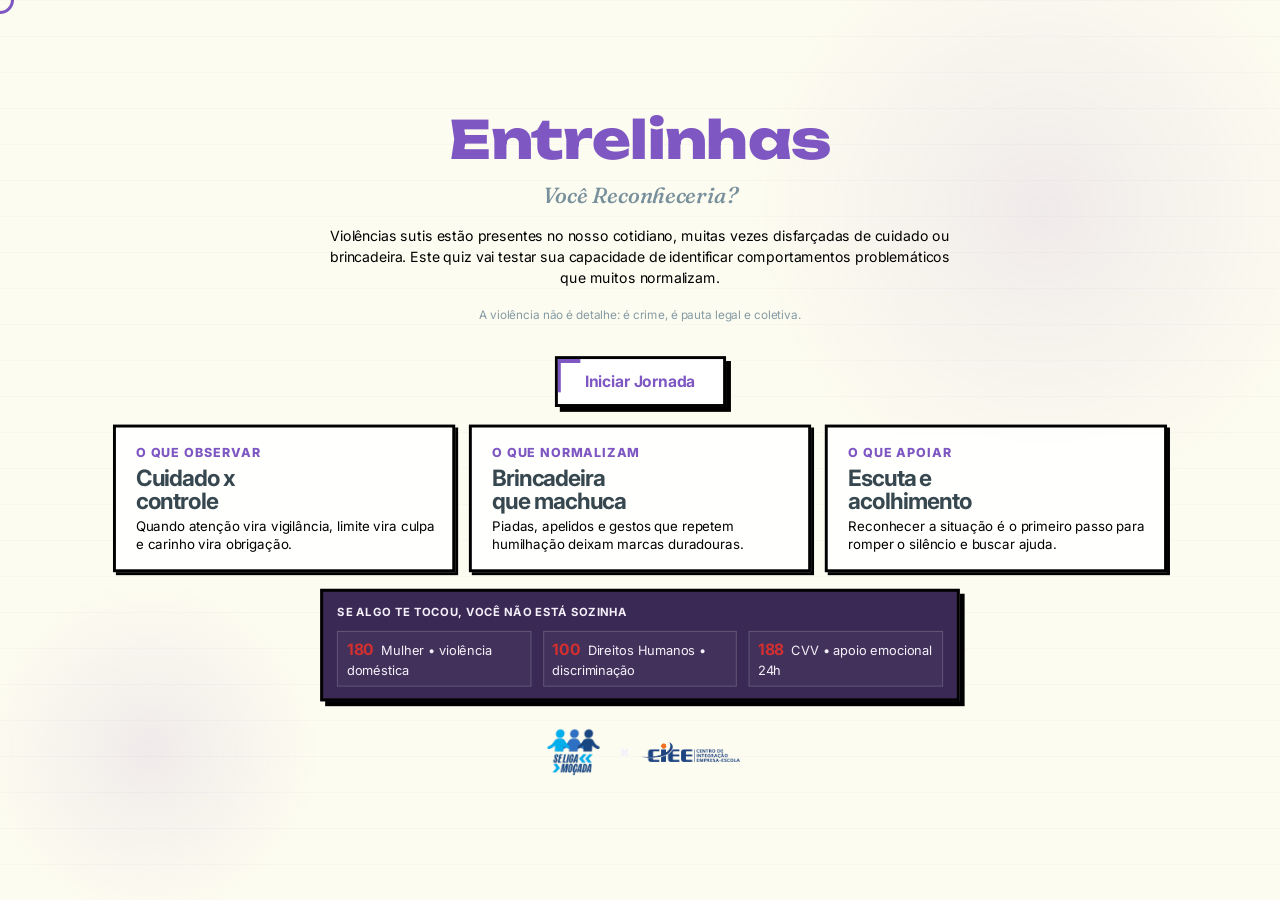
<file: index.html>
<!DOCTYPE html>
<html lang="pt-BR">
<head>
    <meta charset="UTF-8">
    <meta name="viewport" content="width=device-width, initial-scale=1.0">
    <meta name="description" content="Entrelinhas: Você Reconheceria? - Um quiz interativo sobre violências invisíveis no cotidiano">
    <title>Entrelinhas – Você Reconheceria?</title>

    <!-- Stylesheet -->
    <link rel="stylesheet" href="style.css">
    <link rel="preconnect" href="https://fonts.googleapis.com">
    <link rel="preconnect" href="https://fonts.gstatic.com" crossorigin>
    <link href="https://fonts.googleapis.com/css2?family=Inter:wght@400;500;600;700&family=Caveat:wght@600;700&family=Unbounded:wght@600;800&family=Fraunces:ital,wght@1,500&display=swap" rel="stylesheet">

</head>
<body>

    <!-- Cursor Personalizado -->
    <div id="custom-cursor"></div>

    <!-- Container Principal -->
    <main id="app">

        <!-- Tela 1: Boas-Vindas -->
        <section id="tela-inicio" class="tela tela-ativa">
            <div class="container">
                <h1 class="titulo-principal">Entrelinhas</h1>
                <h2 class="subtitulo">Você Reconheceria?</h2>
                <p class="introducao">
                    Violências sutis estão presentes no nosso cotidiano, muitas vezes disfarçadas de cuidado ou brincadeira.
                    Este quiz vai testar sua capacidade de identificar comportamentos problemáticos que muitos normalizam.
                </p>
                <p id="frase-legal-intro" class="frase-legal">Seguindo a Lei Maria da Penha e outras leis de proteção à mulher.</p>

                <!-- Botão principal: movido para cima dos 3 cards e ampliado,
                     pra virar o primeiro ponto de atenção visual da página e
                     guiar o usuário a agir rápido (não precisa rolar pra achar). -->
                <button id="btn-iniciar" class="botao botao-primario botao-destaque" type="button">Iniciar Jornada</button>

                <div class="intro-quadros" role="group" aria-label="Indicadores do tema">
                    <div class="intro-card">
                        <span class="mini-titulo">O que observar</span>
                        <strong>Cuidado x<br>controle</strong>
                        <p>Quando atenção vira vigilância, limite vira culpa e carinho vira obrigação.</p>
                    </div>
                    <div class="intro-card">
                        <span class="mini-titulo">O que normalizam</span>
                        <strong>Brincadeira<br>que machuca</strong>
                        <p>Piadas, apelidos e gestos que repetem humilhação deixam marcas duradouras.</p>
                    </div>
                    <div class="intro-card">
                        <span class="mini-titulo">O que apoiar</span>
                        <strong>Escuta e<br>acolhimento</strong>
                        <p>Reconhecer a situação é o primeiro passo para romper o silêncio e buscar ajuda.</p>
                    </div>
                </div>

                <div class="intro-apoio" role="group" aria-label="Canais de ajuda imediata">
                    <p class="intro-apoio-label">Se algo te tocou, você não está sozinha</p>
                    <div class="intro-apoio-lista">
                        <a class="intro-apoio-item" href="tel:180"><strong>180</strong> Mulher • violência doméstica</a>
                        <a class="intro-apoio-item" href="tel:100"><strong>100</strong> Direitos Humanos • discriminação</a>
                        <a class="intro-apoio-item" href="tel:188"><strong>188</strong> CVV • apoio emocional 24h</a>
                    </div>
                </div>

                <div class="apoio-marcas" aria-label="Projeto Se Liga, Moçada! em parceria com CIEE">
                    <a class="marca-se-liga" href="https://seligamocada.com.br/" target="_blank" rel="noopener noreferrer" aria-label="Se Liga, Moçada!">
                        <img src="img/logo-se-liga-mocada.png" alt="Se Liga, Moçada!">
                    </a>
                    <span class="marca-x" aria-hidden="true">×</span>
                    <a class="marca-ciee" href="https://portal.ciee.org.br/" target="_blank" rel="noopener noreferrer" aria-label="CIEE">
                        <img src="img/logo-ciee.png" alt="CIEE">
                    </a>
                </div>
            </div>
        </section>

        <!-- Tela 2: Quiz -->
        <section id="tela-quiz" class="tela">
            <div class="container">
                <div class="progresso">
                    <div class="progresso-barra">
                        <div id="progresso-preenchido" class="progresso-preenchido"></div>
                    </div>
                    <p class="progresso-texto">Questão <span id="questao-atual">1</span> de <span id="questao-total">12</span></p>
                </div>

                <div class="quiz-conteudo">
                    <p id="situacao-texto" class="situacao"></p>
                    <div id="opcoes-container" class="opcoes-container"></div>
                </div>

                <!-- Feedback -->
                <div id="feedback" class="feedback escondido">
                    <p id="feedback-titulo" class="feedback-titulo"></p>
                    <p id="feedback-explicacao" class="feedback-explicacao"></p>
                    <p id="feedback-estatistica" class="feedback-estatistica escondido"></p>
                    <div id="feedback-progress" class="feedback-progress"></div>
                </div>
            </div>
        </section>

        <!-- Tela 3: Processamento -->
        <section id="tela-loading" class="tela">
            <div class="container container-center">
                <h2 class="titulo-loading">Analisando suas entrelinhas...</h2>
                <div class="loading-barra">
                    <div id="loading-preenchido" class="loading-preenchido"></div>
                </div>
            </div>
        </section>

        <!-- Tela 4: Resultado -->
        <section id="tela-resultado" class="tela">
            <div class="container">
                <h2 class="titulo-resultado">Seu Resultado</h2>

                <div class="resultado-card">
                    <div class="score-container">
                        <p class="score-label">Score de Consciência</p>
                        <p id="score-valor" class="score-valor">0%</p>
                        <div id="estatisticas-comunidade" class="estatisticas-comunidade escondido" aria-live="polite">
                            <span class="estatisticas-grafico" aria-hidden="true">
                                <i></i><i></i><i></i><i></i><i></i>
                            </span>
                            <p id="estatisticas-comunidade-texto" class="estatisticas-texto"></p>
                        </div>
                    </div>

                    <div class="nivel-container">
                        <p id="nivel-titulo" class="nivel-titulo"></p>
                        <p id="nivel-descricao" class="nivel-descricao"></p>
                    </div>

                    <div class="ranking-container">
                        <p id="ranking-texto" class="ranking-texto"></p>
                    </div>
                </div>

                <p id="frase-legal-resultado" class="frase-legal frase-legal-resultado">Seguindo a Lei Maria da Penha e outros marcos legais de proteção à mulher.</p>

                <!-- Trilha de apoio: canais reais de ajuda, não é só um teste -->
                <div class="apoio-container">
                    <p class="apoio-titulo">Se alguma dessas situações te tocou pessoalmente</p>
                    <p class="apoio-texto">Existem canais de apoio gratuitos e sigilosos no Brasil:</p>
                    <ul class="apoio-lista">
                        <li><a href="tel:180"><strong>180</strong> — Central de Atendimento à Mulher (violência doméstica e de gênero)</a></li>
                        <li><a href="tel:100"><strong>100</strong> — Disque Direitos Humanos (denúncias de violência e discriminação)</a></li>
                        <li><a href="tel:188"><strong>188</strong> — CVV, Centro de Valorização da Vida (apoio emocional, 24h, sigiloso)</a></li>
                    </ul>
                </div>

                <div class="acoes-resultado">
                    <button id="btn-tentar-novamente" class="botao botao-secundario" type="button">Tentar Novamente</button>
                    <button id="btn-compartilhar" class="botao botao-primario" type="button">Compartilhar Resultado</button>
                </div>

            </div>
        </section>

        <!-- Modal de Compartilhamento -->
        <div id="modal-compartilhar" class="modal escondido">
            <div class="modal-conteudo">
                <button id="modal-fechar" class="modal-fechar" aria-label="Fechar modal" type="button">&times;</button>

                <h3 class="modal-titulo">Compartilhe seu resultado</h3>

                <!-- Card exibido no modal de compartilhamento (a imagem final é desenhada via canvas) -->
                <div id="card-resultado" class="card-compartilhar">
                    <h2 class="card-titulo">Entrelinhas</h2>
                    <p class="card-subtitulo">Você Reconheceria?</p>
                    <p id="card-score" class="card-score">0%</p>
                    <p id="card-nivel" class="card-nivel"></p>
                    <p class="card-frase">"Você reconheceu o que muitos normalizam"</p>
                </div>

                <div class="modal-acoes">
                    <button id="btn-baixar-imagem" class="botao botao-primario" type="button">Baixar Imagem</button>
                    <button id="btn-copiar-texto" class="botao botao-secundario" type="button">Copiar Texto</button>
                </div>

                <p id="feedback-copiar" class="feedback-copiar escondido">✓ Texto copiado!</p>
            </div>
        </div>

    </main>

    <!-- script -->
    <script src="script.js"></script>
</body>
</html>
</file>
<file: style.css>
/* ==========================================
   RESET E VARIÁVEIS CSS
   ========================================== */

* {
    margin: 0;
    padding: 0;
    box-sizing: border-box;
}

:root {
    /* Paleta de Cores */
    --bg-primary: #FDFCF0;
    --bg-dark: #2A1B3D;
    --bg-dark-card: #35234F;
    --color-primary: #7E57C2;
    --color-primary-light: #B39DDB;
    --color-alert: #D32F2F;
    --color-success: #00897B;
    --color-success-light: #E0F2F1;
    --color-alert-light: #FFEBEE;
    --text-primary: #37474F;
    --text-secondary: #78909C;
    --text-on-dark: #F5F1FA;
    --text-on-dark-secondary: #C7B8E0;
    --accent-purple: rgba(126, 87, 194, 0.1);
    --accent-purple-dark: rgba(126, 87, 194, 0.05);
    --line-black: #000000;

  /* Tipografia */
--font-display: 'Phenomena', 'Archivo', 'Inter', sans-serif;
--font-heading: 'Archivo', 'Inter', sans-serif;
--font-body: 'Inter', Arial, sans-serif;

    /* Sombras (estilo gráfico: retas, deslocadas) */
    --shadow-sm: 3px 3px 0 var(--line-black);
    --shadow-md: 5px 5px 0 var(--line-black);
    --shadow-lg: 7px 7px 0 var(--line-black);
    --shadow-xl: 9px 9px 0 var(--line-black);

    /* Borda cartoon: preta, reta, sem arredondamento */
    --borda-largura: 3.7px;
    --radius: 0;
}

html {
    font-size: 16px;
    scroll-behavior: smooth;
}

body {
    font-family: var(--font-body);
    background-color: var(--bg-primary);
    color: #000000;
    line-height: 1.6;
    cursor: none;
    overflow: hidden;
    position: fixed;
    width: 100%;
    height: 100vh;
    height: 100svh;
}

/* Background decorativo com padrão de linhas sutis (remetendo a papel de caderno) */
body::before {
    content: '';
    position: fixed;
    top: 0;
    left: 0;
    width: 100%;
    height: 100%;
    background-image:
        repeating-linear-gradient(
            0deg,
            transparent,
            transparent 35px,
            rgba(126, 87, 194, 0.03) 35px,
            rgba(126, 87, 194, 0.03) 36px
        );
    pointer-events: none;
    z-index: 0;
}

/* Formas geométricas decorativas flutuantes */
body::after {
    content: '';
    position: fixed;
    top: -10%;
    right: -5%;
    width: 600px;
    height: 600px;
    background: radial-gradient(circle, var(--accent-purple) 0%, transparent 70%);
    border-radius: 50%;
    pointer-events: none;
    z-index: 0;
    animation: floatShape 20s ease-in-out infinite;
}

@keyframes floatShape {
    0%, 100% {
        transform: translate(0, 0) scale(1);
    }
    50% {
        transform: translate(-50px, 50px) scale(1.1);
    }
}

/* ==========================================
   CURSOR PERSONALIZADO
   ========================================== */

#custom-cursor {
    position: fixed;
    width: 28px;
    height: 28px;
    border: 3px solid var(--color-primary);
    border-radius: 50%;
    pointer-events: none;
    z-index: 10000;
    transition: transform 0.15s cubic-bezier(0, 0, 0.2, 1),
                background-color 0.2s ease,
                border-color 0.2s ease;
    transform: translate(-50%, -50%);
    mix-blend-mode: difference;
}

#custom-cursor.hover {
    transform: translate(-50%, -50%) scale(1.8);
    background-color: rgba(126, 87, 194, 0.3);
    border-color: var(--color-primary-light);
}

@supports not (cursor: none) {
    body {
        cursor: default;
    }
    #custom-cursor {
        display: none;
    }
}

/* Dispositivos touch mantêm o cursor nativo */
body.dispositivo-touch {
    cursor: auto;
}

body.dispositivo-touch .botao,
body.dispositivo-touch .botao-opcao,
body.dispositivo-touch .modal-fechar {
    cursor: pointer;
}

/* ==========================================
   LAYOUT GERAL
   ========================================== */

#app {
    height: 100vh;
    height: 100svh;
    width: 100%;
    position: fixed;
    top: 0;
    left: 0;
    overflow: hidden;
    z-index: 1;
}

.container {
    max-width: 100%;
    width: 100%;
    min-height: 100%;
    padding: clamp(24px, 5vw, 48px);
    position: relative;
    display: flex;
    flex-direction: column;
    justify-content: center;
    align-items: center;
    /* min-height (não height fixo) permite que o conteúdo empurre o
       container para baixo quando for maior que a tela, garantindo que
       o scroll de .tela consiga alcançar o conteúdo inteiro. */
}

.container-center {
    text-align: center;
}

/* ==========================================
   SISTEMA DE TELAS (SPA)
   ========================================== */

/*
   IMPORTANTE:
   Todas as telas ficam sobrepostas no mesmo "palco".
   Isso permite que uma saia enquanto a próxima entra.
*/

#app {
    position: fixed;
    height: 100vh;
    height: 100svh;
    width: 100%;
    overflow: hidden;
}

.tela {
    position: absolute;
    top: 0;
    left: 0;
    width: 100%;
    height: 100vh;
    height: 100svh;
    display: none;
    opacity: 0;
    transform: translateX(0);
    /* Corte só na horizontal (necessário para a animação de slide).
       Na vertical, deixa rolar em vez de cortar ou encolher o conteúdo:
       em telas de celular, com muito conteúdo (cards, canais de apoio,
       logos), forçar tudo a caber sem rolagem é o que causava o efeito
       de "muito zoomed out" e as logos cortadas no fim da tela. */
    overflow-x: hidden;
    overflow-y: auto;
    -webkit-overflow-scrolling: touch;
    touch-action: pan-y;
    will-change: transform, opacity;
}

/* No desktop, o conteúdo é reduzido via JS (ajustarEscalaTela) para caber
   sem rolagem em QUALQUER resolução, em vez de depender de breakpoints
   fixos que não cobrem todas as combinações de largura x altura. */
@media (min-width: 768px) {
    .tela {
        overflow-y: hidden;
    }

    .tela .container {
        transform-origin: top center;
    }
}

/* Tela atualmente visível */
.tela-ativa {
    display: block;
    opacity: 1;
}

/* ==========================================
   SAÍDA
   ========================================== */

.tela-saindo-esquerda {
    display: block;

    animation:
        slideOutLeft
        0.8s
        cubic-bezier(0.4, 0, 1, 1)
        forwards;

    z-index: 2;
}

.tela-saindo-direita {
    display: block;

    animation:
        slideOutRight
        0.8s
        cubic-bezier(0.4, 0, 1, 1)
        forwards;

    z-index: 2;
}

/* ==========================================
   ENTRADA
   ========================================== */

.entrando-direita {
    display: block;

    animation:
        slideInRight
        0.8s
        cubic-bezier(0, 0, 0.2, 1)
        forwards;

    z-index: 1;
}

.entrando-esquerda {
    display: block;

    animation:
        slideInLeft
        0.8s
        cubic-bezier(0, 0, 0.2, 1)
        forwards;

    z-index: 1;
}

/* ==========================================
   ANIMAÇÕES
   ========================================== */

@keyframes fadeInUp {
    from {
        opacity: 0;
        transform: translateY(30px);
    }
    to {
        opacity: 1;
        transform: translateY(0);
    }
}

@keyframes fadeOut {
    from {
        opacity: 1;
        transform: scale(1);
    }
    to {
        opacity: 0;
        transform: scale(0.95);
    }
}

@keyframes slideOutLeft {
    from {
        opacity: 1;
        transform: translateX(0);
    }
    to {
        opacity: 0;
        transform: translateX(-100%);
    }
}

@keyframes slideOutRight {
    from {
        opacity: 1;
        transform: translateX(0);
    }
    to {
        opacity: 0;
        transform: translateX(100%);
    }
}

@keyframes slideInRight {
    from {
        opacity: 0;
        transform: translateX(100%);
    }
    to {
        opacity: 1;
        transform: translateX(0);
    }
}

@keyframes slideInLeft {
    from {
        opacity: 0;
        transform: translateX(-100%);
    }
    to {
        opacity: 1;
        transform: translateX(0);
    }
}

@keyframes fadeIn {
    from {
        opacity: 0;
    }
    to {
        opacity: 1;
    }
}

@keyframes pulse {
    0%, 100% {
        opacity: 1;
        transform: scale(1);
    }
    50% {
        opacity: 0.7;
        transform: scale(1.02);
    }
}

@keyframes scaleIn {
    from {
        opacity: 0;
        transform: scale(0.8);
    }
    to {
        opacity: 1;
        transform: scale(1);
    }
}

@keyframes shimmer {
    0% {
        background-position: -1000px 0;
    }
    100% {
        background-position: 1000px 0;
    }
}

/* Saída/entrada dos cartões da pergunta, tipo "estande de pratos" */
@keyframes sairEsquerda {
    from {
        transform: translateX(0);
        opacity: 1;
    }
    to {
        /* Usa a largura da viewport (não a do próprio cartão), garantindo que
           ele realmente percorra a tela inteira antes de sumir, em qualquer resolução */
        transform: translateX(-100vw);
        opacity: 0;
    }
}

@keyframes entrarDaDireita {
    from {
        transform: translateX(100vw);
        opacity: 0;
    }
    to {
        transform: translateX(0);
        opacity: 1;
    }
}

.cartao-sai-esquerda {
    animation: sairEsquerda 0.5s cubic-bezier(0.4, 0, 1, 1) forwards;
    will-change: transform, opacity;
}

.cartao-entra-direita {
    animation: entrarDaDireita 0.5s cubic-bezier(0, 0, 0.2, 1) both;
    will-change: transform, opacity;
}

/* Texto da tela inicial sobe e desaparece antes da troca de tela */
@keyframes introSobeSai {
    0% {
        transform: translateY(0);
        opacity: 1;
        visibility: visible;
    }
    80% {
        transform: translateY(-80px);
        opacity: 0;
        visibility: visible;
    }
    100% {
        transform: translateY(-80px);
        opacity: 0;
        visibility: hidden;
        display: none;
    }
}

.intro-saindo {
    animation: introSobeSai 0.5s cubic-bezier(0.4, 0, 1, 1) forwards;
}

.intro-saindo * {
    pointer-events: none;
}

/* ==========================================
   TIPOGRAFIA
   ========================================== */

h1, h2, h3 {
    font-family: var(--font-heading);
    font-weight: 700;
    line-height: 1.2;
}

.titulo-principal {
    font-family: 'Unbounded', var(--font-display);
    font-size: clamp(3.2rem, 6.5vw, 6.2rem);
    font-weight: 800;
    color: var(--color-primary);
    margin-bottom: 0.15rem;
    text-align: center;
    letter-spacing: -0.01em;
    line-height: 0.95;
    animation: floatTitle 3s ease-in-out infinite;
}

@keyframes floatTitle {
    0%, 100% {
        transform: translateY(0);
    }
    50% {
        transform: translateY(-12px);
    }
}

.subtitulo {
    font-family: 'Fraunces', var(--font-display);
    font-size: clamp(1.3rem, 2.6vw, 2.05rem);
    font-style: italic;
    font-weight: 500;
    color: var(--text-secondary);
    margin-bottom: 1.3rem;
    text-align: center;
}

.introducao {
    font-family: var(--font-body);
    font-size: clamp(1rem, 1.7vw, 1.18rem);
    font-weight: 400;
    text-align: center;
    margin-bottom: 1.7rem;
    max-width: 760px;
    margin-left: auto;
    margin-right: auto;
    line-height: 1.7;
    color: #000000;
}

/* ==========================================
   BOTÕES
   ========================================== */

.botao {
    font-family: var(--font-body);
    font-size: 16px;
    font-weight: 700;
    padding: 14px 28px;
    min-height: 52px;
    border: var(--borda-largura) solid var(--line-black);
    border-radius: var(--radius);
    cursor: none;
    transition: transform 0.2s cubic-bezier(0.34, 1.56, 0.64, 1), box-shadow 0.15s ease;
    display: inline-flex;
    align-items: center;
    justify-content: center;
    text-align: center;
    text-decoration: none;
    position: relative;
    --cor-l: var(--color-primary);
    overflow: hidden;
    line-height: 1.2;
}

.botao::after {
    content: '';
    position: absolute;
    top: 0;
    left: -100%;
    width: 100%;
    height: 100%;
    background-color: var(--color-primary);
    transition: left 0.4s cubic-bezier(0.4, 0, 0.2, 1);
    z-index: -1;
}

/* Hover com animação roxa aplicado a TODOS os botões */
.botao:hover:not(:disabled),
.botao:active:not(:disabled) {
    transform: translate(-3px, -3px) scale(1.02);
    color: white;
}

.botao:hover:not(:disabled)::after,
.botao:active:not(:disabled)::after {
    left: 0;
}

.botao:not(:hover):not(:active)::after {
    left: -100%;
}

/* Detalhe gráfico em L colorido no canto superior esquerdo */
.botao::before,
.botao-opcao::before {
    content: '';
    position: absolute;
    top: -1.7px;
    left: -1.7px;
    width: 20px;
    height: 30px;
    border-top: 5px solid var(--cor-l, var(--color-primary));
    border-left: 5px solid var(--cor-l, var(--color-primary));
    pointer-events: none;
}

.botao-primario {
    background-color: white;
    color: var(--color-primary);
    box-shadow: var(--shadow-md);
    --cor-l: var(--color-primary);
    transition: color 0.4s cubic-bezier(0.4, 0, 0.2, 1),
                transform 0.2s cubic-bezier(0.34, 1.56, 0.64, 1),
                box-shadow 0.15s ease;
}

.botao-primario:hover:not(:disabled) {
    transform: translate(-3px, -3px) scale(1.02);
    box-shadow: var(--shadow-lg);
    color: white;
}

.botao-secundario {
    background-color: white;
    color: var(--text-primary);
    box-shadow: var(--shadow-md);
    --cor-l: var(--color-primary-light);
    transition: color 0.4s cubic-bezier(0.4, 0, 0.2, 1),
                transform 0.2s cubic-bezier(0.34, 1.56, 0.64, 1),
                box-shadow 0.15s ease;
}

.botao-secundario:hover:not(:disabled) {
    transform: translate(-3px, -3px) scale(1.02);
    box-shadow: var(--shadow-lg);
    color: white;
}

/* Botão de opção do quiz */
.botao-opcao {
    width: 100%;
    text-align: left;
    margin-bottom: clamp(10px, 2vh, 18px);
    background-color: var(--bg-primary);
    color: var(--text-primary);
    border: var(--borda-largura) solid var(--line-black);
    padding: clamp(14px, 2.4vh, 20px);
    font-size: clamp(0.92rem, 2.1vw, 1.05rem);
    line-height: 1.5;
    border-radius: var(--radius);
    box-shadow: var(--shadow-sm);
    transition: transform 0.2s ease, box-shadow 0.2s ease, color 0.4s cubic-bezier(0.4, 0, 0.2, 1);
    position: relative;
    --cor-l: var(--color-primary);
    overflow: hidden;
    z-index: 1;
}

.botao-opcao::after {
    content: '';
    position: absolute;
    top: 0;
    left: -100%;
    width: 100%;
    height: 100%;
    background-color: var(--color-primary);
    transition: left 0.4s cubic-bezier(0.4, 0, 0.2, 1);
    z-index: -1;
}

.botao-opcao:hover:not(:disabled),
.botao-opcao:active:not(:disabled) {
    transform: translate(-4px, -4px) scale(1.01);
    box-shadow: var(--shadow-md);
    color: white;
}

.botao-opcao:hover:not(:disabled)::after,
.botao-opcao:active:not(:disabled)::after {
    left: 0;
}

.botao-opcao:not(:hover):not(:active):not(.correto):not(.incorreto)::after {
    left: -100%;
}

.botao-opcao.correto {
    background-color: var(--color-success-light);
    color: #004D40;
    border-color: var(--color-success);
    font-weight: 700;
    --cor-l: var(--color-success);
}

.botao-opcao.incorreto {
    background-color: var(--color-alert-light);
    color: #B71C1C;
    border-color: var(--color-alert);
    font-weight: 700;
    --cor-l: var(--color-alert);
}

.botao-opcao:disabled {
    cursor: not-allowed;
    opacity: 0.9;
}

/* ==========================================
   TELA DE INÍCIO
   ========================================== */

#tela-inicio .container {
    text-align: center;
    max-width: 980px;
    width: min(100%, 980px);
    margin: 0 auto;
    min-height: 100vh;
    min-height: 100svh;
    height: auto;
    justify-content: center;
    padding-top: clamp(18px, 3vh, 32px);
    padding-bottom: clamp(18px, 3vh, 32px);
    align-items: center;
    transform-origin: center center;
    transition: transform 0.25s ease;
}

#tela-inicio::before {
    content: '';
    position: absolute;
    bottom: -50px;
    left: -50px;
    width: 400px;
    height: 400px;
    background: radial-gradient(circle, var(--accent-purple) 0%, transparent 60%);
    border-radius: 50%;
    pointer-events: none;
    animation: floatShape 15s ease-in-out infinite reverse;
}

#btn-iniciar {
    margin-top: 1rem;
    padding: 14px 28px;
    font-size: 1.05rem;
    font-weight: 700;
    min-height: 52px;
    display: inline-flex;
    align-items: center;
    justify-content: center;
    line-height: 1.2;
}

/* Botão principal ampliado, posicionado acima dos 3 cards pra ser o primeiro
   ponto de atenção da tela e guiar o usuário a agir sem precisar rolar. */
.botao-destaque {
    margin: 0.9rem auto 1.6rem;
    padding: 20px 52px;
    font-size: clamp(1.15rem, 2.6vw, 1.4rem);
    min-height: 64px;
    display: flex;
    animation: pulseDestaque 2.4s ease-in-out infinite;
}

@keyframes pulseDestaque {
    0%, 100% {
        box-shadow: var(--shadow-lg);
    }
    50% {
        box-shadow: 7px 7px 0 var(--line-black), 0 0 0 6px rgba(126, 87, 194, 0.15);
    }
}

.intro-quadros {
    width: min(100%, 860px);
    display: grid;
    grid-template-columns: repeat(3, minmax(350px, 1fr));
    gap: 1.245rem;
    margin: 0.8rem auto 0;
    align-items: stretch;
    justify-content: center;
}

.intro-card {
    background: rgba(255, 255, 255, 0.82);
    border: var(--borda-largura) solid var(--line-black);
    border-radius: var(--radius);
    box-shadow: var(--shadow-sm);
    padding: 3rem 0.95rem;
    text-align: left;
    position: relative;
    overflow: hidden;
    display: flex;
    flex-direction: column;
    justify-content: flex-start;
    min-height: 260px;
    width: 100%;
    max-width: 400px;
    justify-self: center;
    transform: translateY(0);
}

.intro-card .mini-titulo {
    display: block;
    font-size: 1.1rem;
    font-weight: 800;
    text-transform: uppercase;
    letter-spacing: 0.08em;
    color: var(--color-primary);
    margin-bottom: 0.6rem;
    padding-left: 0.4rem;
}

.intro-card strong {
    display: block;
    font-size: clamp(2rem, 2.3vw, 3rem);
    font-family: var(--font-display);
    color: var(--text-primary);
    line-height: 0.98;
    margin-bottom: 0.7rem;
    padding-left: 0.4rem;
    max-width: none;
    letter-spacing: -0.04em;
    white-space: normal;
    word-break: break-word;
}

.intro-card p {
    font-size: 1rem;
    line-height: 1.42;
    color: rgba(0, 0, 0, 0.8);
    padding-left: 0.4rem;
    margin-top: auto;
}

.intro-apoio {
    width: min(100%, 760px);
    margin: 1rem auto 0;
    background: rgba(52, 35, 79, 0.97);
    border: var(--borda-largura) solid var(--line-black);
    box-shadow: var(--shadow-md);
    padding: 1rem 1rem;
    text-align: left;
}

.intro-apoio-label {
    color: var(--text-on-dark);
    font-size: 0.72rem;
    font-weight: 700;
    letter-spacing: 0.04em;
    text-transform: uppercase;
    margin-bottom: 0.6rem;
}

.intro-apoio-lista {
    display: flex;
    flex-wrap: wrap;
    gap: 0.5rem 0.7rem;
    justify-content: center;
}

.intro-apoio-item {
    flex: 1 1 180px;
    max-width: 210px;
    font-size: 0.74rem;
    color: var(--text-on-dark);
    background: rgba(255, 255, 255, 0.04);
    border: 1px solid rgba(255, 255, 255, 0.18);
    padding: 0.45rem 0.55rem;
    line-height: 1.3;
}

.intro-apoio-item strong {
    color: var(--color-alert);
    font-family: var(--font-display);
    font-size: 1.15rem;
    font-weight: 700;
    margin-right: 0.2rem;
}

@media (max-width: 767px) {
    .intro-quadros {
        grid-template-columns: 1fr;
        gap: 0.9rem;
        width: min(100%, 430px);
    }

    .intro-card {
        min-height: 200px;
        padding: 0.9rem 0.8rem;
    }

    .intro-card strong {
        font-size: clamp(1.6rem, 5vw, 2.2rem);
    }
}

/* ==========================================
   TELA DE QUIZ
   ========================================== */

#tela-quiz,
#tela-loading,
#tela-resultado {
    min-height: 100vh;
    min-height: 100svh;
    width: 100%;
}

/* Fundo escuro cobre a tela inteira sempre que a seção está visível
   (independente de estar em transição de entrada/saída), evitando
   qualquer frestas ou "flash" do fundo claro por trás. */
#tela-quiz::before,
#tela-loading::before,
#tela-resultado::before {
    content: '';
    position: fixed;
    inset: 0;
    background-color: var(--bg-dark);
    z-index: 0;
}

#tela-quiz .container {
    max-width: 850px;
    margin: 0 auto;
    /* No quiz, o conteúdo pode crescer (feedback + explicação); alinhar ao topo
       evita que o corte fique escondido "atrás" do centro (metade acima, metade
       abaixo da tela) e garante que dá pra rolar até o fim se precisar. */
    justify-content: flex-start;
    padding-top: clamp(16px, 3vh, 40px);
    padding-bottom: clamp(16px, 3vh, 40px);
}

/* Progresso */
.progresso {
    margin-bottom: clamp(1rem, 3vh, 2.5rem);
}

.progresso-barra {
    width: 100%;
    height: 10px;
    background-color: #E0E0E0;
    border-radius: 8px;
    overflow: hidden;
    margin-bottom: 0.75rem;
    box-shadow: inset 0 2px 4px rgba(0, 0, 0, 0.1);
}

.progresso-preenchido {
    height: 100%;
    background: linear-gradient(90deg, var(--color-primary) 0%, var(--color-primary-light) 100%);
    transition: width 0.5s cubic-bezier(0, 0, 0.2, 1);
    width: 0%;
    box-shadow: 0 0 10px rgba(126, 87, 194, 0.3);
}

.progresso-texto {
    font-size: 0.9rem;
    color: var(--text-on-dark-secondary);
    text-align: center;
    font-weight: 600;
}

/* Situação */
.situacao {
    font-family: var(--font-body);
    font-size: clamp(1.08rem, 2.4vw, 1.3rem);
    font-weight: 500;
    margin-bottom: clamp(1rem, 3vh, 2.5rem);
    line-height: 1.65;
    color: #000000;
    text-align: left;
    padding: clamp(16px, 3vw, 28px);
    background-color: var(--bg-primary);
    border-radius: var(--radius);
    box-shadow: var(--shadow-md);
    border: var(--borda-largura) solid var(--line-black);
    border-left: 6px solid var(--color-primary);
    position: relative;
}

.situacao .fala-destaque {
    font-family: 'Caveat', var(--font-display);
    font-style: normal;
    font-weight: 700;
    font-size: 1.2em;
    color: #3D2A5C;
    background-color: rgba(179, 157, 219, 0.28);
    padding: 0.05em 0.25em;
    border-radius: 2px;
    box-decoration-break: clone;
    -webkit-box-decoration-break: clone;
}

.situacao::before {
    content: '"';
    position: absolute;
    top: 10px;
    left: 15px;
    font-size: 4rem;
    font-family: var(--font-display);
    color: var(--accent-purple);
    line-height: 1;
}

/* Opções */
.opcoes-container {
    display: flex;
    flex-direction: column;
}

/* Feedback */
.feedback {
    margin-top: clamp(1rem, 3vh, 2.5rem);
    padding: clamp(16px, 2.4vh, 24px);
    border-radius: var(--radius);
    animation: fadeIn 0.4s ease-in-out, scaleIn 0.4s ease-in-out;
    box-shadow: var(--shadow-md);
    border: var(--borda-largura) solid var(--line-black);
    position: relative;
    overflow: hidden;
}

.feedback-progress {
    position: absolute;
    bottom: 0;
    left: 0;
    height: 4px;
    width: 100%;
    background-color: currentColor;
    opacity: 0.6;
    transition: width linear;
}

.feedback.correto {
    background-color: var(--color-success-light);
    color: #004D40;
    border-left: 6px solid var(--color-success);
}

.feedback.incorreto {
    background-color: var(--color-alert-light);
    color: #B71C1C;
    border-left: 6px solid var(--color-alert);
}

.feedback-titulo {
    font-weight: 700;
    font-size: clamp(1.05rem, 2.2vw, 1.25rem);
    margin-bottom: 0.6rem;
    font-family: var(--font-heading);
}

.feedback-explicacao {
    font-size: clamp(0.9rem, 2vw, 1.05rem);
    line-height: 1.6;
}

.feedback-estatistica {
    margin-top: 0.75rem;
    padding-top: 0.75rem;
    border-top: 1.7px dashed currentColor;
    opacity: 0.85;
    font-size: 0.85rem;
    font-weight: 600;
    font-style: italic;
}

.escondido {
    display: none !important;
}

/* Ocupa o espaço no layout (pra escala já considerar essa altura desde o
   início da pergunta), mas fica visualmente invisível até a resposta. */
.feedback-reservado {
    visibility: hidden !important;
    pointer-events: none !important;
}

/* ==========================================
   TELA DE LOADING
   ========================================== */

.titulo-loading {
    font-size: 2rem;
    color: var(--text-on-dark);
    margin-bottom: 2.5rem;
    animation: pulse 2s ease-in-out infinite;
    font-family: var(--font-heading);
}

.loading-barra {
    width: 100%;
    max-width: 500px;
    height: 10px;
    background-color: #E0E0E0;
    border-radius: 8px;
    overflow: hidden;
    margin: 0 auto;
    box-shadow: inset 0 2px 4px rgba(0, 0, 0, 0.1);
}

.loading-preenchido {
    height: 100%;
    background: linear-gradient(90deg, var(--color-primary) 0%, var(--color-primary-light) 50%, var(--color-primary) 100%);
    background-size: 200% 100%;
    width: 0%;
    animation: loading 2.5s ease-in-out forwards, shimmer 1.5s linear infinite;
    box-shadow: 0 0 15px rgba(126, 87, 194, 0.5);
}

@keyframes loading {
    from {
        width: 0%;
    }
    to {
        width: 100%;
    }
}

/* ==========================================
   TELA DE RESULTADO
   ========================================== */

#tela-resultado {
    overflow-x: visible;
    overflow-y: auto;
    -webkit-overflow-scrolling: touch;
}

#tela-resultado .container {
    max-width: 760px;
    margin: 0 auto;
    text-align: center;
    justify-content: flex-start;
    align-items: stretch;
    min-height: 100vh;
    min-height: 100svh;
    height: auto;
    padding-top: 20px;
    padding-bottom: 24px;
    transform-origin: top center;
    transition: transform 0.25s ease;
}

.titulo-resultado {
    font-size: 2.5rem;
    color: var(--text-on-dark);
    margin-bottom: 1.4rem;
    font-family: var(--font-display);
    line-height: 1.1;
}

.resultado-card {
    background-color: var(--bg-primary);
    color: var(--text-primary);
    border-radius: var(--radius);
    border: var(--borda-largura) solid var(--line-black);
    padding: 26px 26px 24px;
    box-shadow: var(--shadow-xl);
    margin-bottom: 1.5rem;
    position: relative;
    z-index: 2;
    overflow: hidden;
    width: 100%;
}

.resultado-card::before {
    content: '';
    position: absolute;
    top: -50%;
    right: -20%;
    width: 300px;
    height: 300px;
    background: radial-gradient(circle, var(--accent-purple) 0%, transparent 70%);
    border-radius: 50%;
    pointer-events: none;
}

.score-container {
    margin-bottom: 1.6rem;
    position: relative;
    z-index: 1;
}

.score-label {
    font-size: 1.1rem;
    color: var(--text-secondary);
    margin-bottom: 0.6rem;
    font-weight: 600;
    text-transform: uppercase;
    letter-spacing: 1px;
}

.score-valor {
    font-size: clamp(2.75rem, 10vw, 5rem);
    font-weight: 900;
    color: var(--color-primary);
    font-family: var(--font-display);
    animation: scaleIn 0.6s cubic-bezier(0.34, 1.56, 0.64, 1);
}

.nivel-container {
    margin-bottom: 1.4rem;
    padding: 18px 18px;
    background-color: var(--accent-purple);
    border: var(--borda-largura) solid var(--line-black);
    border-radius: var(--radius);
    position: relative;
    z-index: 1;
}

.nivel-titulo {
    font-size: 1.65rem;
    font-weight: 700;
    margin-bottom: 0.5rem;
    color: var(--color-primary);
    font-family: var(--font-heading);
}

.nivel-descricao {
    font-size: 1rem;
    color: var(--text-primary);
    line-height: 1.6;
}

.ranking-container {
    padding: 18px 18px;
    background-color: #F5F5F5;
    border: var(--borda-largura) solid var(--line-black);
    border-radius: var(--radius);
    position: relative;
    z-index: 1;
}

.ranking-texto {
    font-size: 1.1rem;
    font-weight: 700;
    color: var(--text-primary);
}

/* Trilha de apoio */
.apoio-container {
    width: 100%;
    max-width: 760px;
    margin-top: 0;
    margin-bottom: 1.4rem;
    padding: 18px 18px;
    background-color: var(--bg-dark-card);
    border: var(--borda-largura) solid var(--line-black);
    border-radius: var(--radius);
    box-shadow: var(--shadow-sm);
    text-align: left;
    position: relative;
    z-index: 1;
}

.apoio-titulo {
    color: var(--text-on-dark);
    font-weight: 700;
    font-size: 1.05rem;
    margin-bottom: 0.35rem;
}

.apoio-texto {
    color: var(--text-on-dark-secondary);
    font-size: 0.88rem;
    margin-bottom: 0.7rem;
}

.apoio-lista {
    list-style: none;
    display: flex;
    flex-direction: column;
    gap: 0.4rem;
}

.apoio-lista li {
    color: var(--text-on-dark);
    font-size: 0.9rem;
    line-height: 1.45;
    padding-left: 1.1rem;
    position: relative;
}

.apoio-lista li::before {
    content: '—';
    position: absolute;
    left: 0;
    color: var(--color-primary-light);
}

.apoio-lista strong {
    color: var(--color-alert);
    font-family: var(--font-display);
    font-size: 1.2rem;
    font-weight: 700;
}

.acoes-resultado {
    display: flex;
    gap: 0.9rem;
    justify-content: center;
    flex-wrap: wrap;
    margin-top: 0.2rem;
}

/* Estatística real da comunidade (Google Sheets) — texto compacto de uma
   linha só, pra não competir com espaço vertical na tela de resultado */
.estatisticas-comunidade {
    margin-top: 0.45rem;
    text-align: center;
    display: flex;
    align-items: center;
    justify-content: center;
    gap: 0.65rem;
}

.estatisticas-texto {
    font-size: 0.78rem;
    color: var(--text-secondary);
    font-style: italic;
    line-height: 1.25;
}

.estatisticas-grafico {
    height: 22px;
    display: inline-flex;
    align-items: flex-end;
    gap: 3px;
    flex: 0 0 auto;
}

.estatisticas-grafico i {
    display: block;
    width: 4px;
    height: 8px;
    background: var(--color-primary);
    transform-origin: bottom;
    animation: barrasSubindo 1s ease-in-out infinite;
}

.estatisticas-grafico i:nth-child(2) { animation-delay: -0.2s; }
.estatisticas-grafico i:nth-child(3) { animation-delay: -0.4s; }
.estatisticas-grafico i:nth-child(4) { animation-delay: -0.6s; }
.estatisticas-grafico i:nth-child(5) { animation-delay: -0.8s; }

@keyframes barrasSubindo {
    0%, 100% { transform: scaleY(0.45); }
    50% { transform: scaleY(2.1); }
}

.intro-apoio-item {
    color: var(--text-on-dark);
    text-decoration: none;
}

.apoio-lista a {
    color: inherit;
    text-decoration: none;
}

.apoio-lista a:hover,
.intro-apoio-item:hover {
    color: #FFFFFF;
    text-decoration: underline;
}

.apoio-marcas {
    width: 100%;
    max-width: 420px;
    margin-top: 1rem;
    display: flex;
    align-items: center;
    justify-content: center;
    gap: 0.9rem;
}

.marca-se-liga,
.marca-ciee {
    display: inline-flex;
    align-items: center;
    justify-content: center;
    text-decoration: none;
}

.marca-se-liga img {
    width: 78px;
    height: 78px;
    object-fit: contain;
    display: block;
}

.marca-ciee img {
    width: 112px;
    height: 78px;
    object-fit: contain;
    display: block;
}

.marca-se-liga:hover img,
.marca-ciee:hover img {
    transform: translateY(-1px);
}

.marca-x {
    color: var(--text-primary);
    font-weight: 900;
    font-size: 1rem;
}

@media (prefers-reduced-motion: reduce) {
    .estatisticas-grafico i { animation: none; }
}

/* ==========================================
   MODAL DE COMPARTILHAMENTO
   ========================================== */

.modal {
    position: fixed;
    top: 0;
    left: 0;
    width: 100%;
    height: 100%;
    height: 100svh;
    padding: 16px;
    overflow-y: auto;
    background-color: rgba(0, 0, 0, 0.7);
    backdrop-filter: blur(8px);
    display: flex;
    align-items: center;
    justify-content: center;
    z-index: 2000;
    animation: fadeIn 0.3s ease-in-out;
}

.modal-conteudo {
    background-color: var(--bg-primary);
    padding: clamp(28px, 6vw, 48px);
    border: var(--borda-largura) solid var(--line-black);
    border-radius: var(--radius);
    max-width: 550px;
    width: 90%;
    position: relative;
    box-shadow: var(--shadow-xl);
    animation: scaleIn 0.4s cubic-bezier(0.34, 1.56, 0.64, 1);
}

.modal-fechar {
    position: absolute;
    top: 16px;
    right: 20px;
    background: none;
    border: none;
    font-size: 2.5rem;
    color: var(--text-secondary);
    cursor: none;
    transition: all 0.2s ease;
    line-height: 1;
}

.modal-fechar:hover {
    color: var(--color-primary);
    transform: rotate(90deg);
}

.modal-titulo {
    font-size: 1.75rem;
    color: var(--color-primary);
    margin-bottom: 2rem;
    text-align: center;
    font-family: var(--font-heading);
}

.card-compartilhar {
    background-color: white;
    padding: 48px;
    border-radius: var(--radius);
    text-align: center;
    margin-bottom: 2rem;
    box-shadow: var(--shadow-md);
    border: var(--borda-largura) solid var(--line-black);
}

.card-titulo {
    font-size: 2rem;
    color: var(--color-primary);
    margin-bottom: 0.25rem;
    font-family: var(--font-display);
    font-weight: 900;
}

.card-subtitulo {
    font-size: 1.05rem;
    color: var(--text-secondary);
    margin-bottom: 1.5rem;
    font-style: italic;
}

.card-score {
    font-size: 3.5rem;
    font-weight: 900;
    color: var(--color-primary);
    margin-bottom: 0.5rem;
    font-family: var(--font-display);
}

.card-nivel {
    font-size: 1.4rem;
    font-weight: 700;
    color: var(--text-primary);
    margin-bottom: 1.25rem;
}

.card-frase {
    font-size: 0.95rem;
    color: var(--text-secondary);
    font-style: italic;
    line-height: 1.5;
}

.modal-acoes {
    display: flex;
    gap: 1.25rem;
    justify-content: center;
    flex-wrap: wrap;
}

.feedback-copiar {
    margin-top: 1.25rem;
    text-align: center;
    color: var(--color-success);
    font-weight: 700;
    font-size: 1.1rem;
    animation: fadeIn 0.3s ease-in-out, scaleIn 0.3s ease-in-out;
}

#btn-resultado-teste {
    margin-top: 0.75rem;
    padding: 10px 18px;
    font-size: 0.8rem;
    min-height: 42px;
    opacity: 0.8;
}

.botao-temp {
    display: inline-flex;
    align-items: center;
    justify-content: center;
}

/* Crédito ao programa Se Liga, Moçada! (CIEE) — discreto, não ocupa muito
   espaço vertical na tela inicial (que já é apertada). */
.credito-ciee {
    margin-top: 0.6rem;
    font-size: 0.72rem;
    color: var(--text-secondary);
    opacity: 0.85;
}

.credito-ciee a {
    color: var(--color-primary);
    font-weight: 700;
    text-decoration: underline;
}

/* ==========================================
   RESPONSIVIDADE
   ========================================== */

/* Tablet (768px+) */
@media (min-width: 768px) {
    /* Scroll vertical fica sempre disponível como rede de segurança —
       mesmo no desktop, onde normalmente o conteúdo cabe sem rolagem —
       para nenhum bloco (como as logos no fim da tela inicial) ficar
       cortado e inacessível em janelas mais baixas. */
    .tela,
    #tela-resultado {
        overflow-y: hidden;
    }

    .container {
        padding: 48px;
    }

    #tela-inicio .container {
        justify-content: center;
        padding-top: 20px;
        padding-bottom: 20px;
        gap: 1.1rem;
    }

    #tela-inicio .titulo-principal {
        font-size: clamp(2.4rem, 4.2vw, 3.6rem);
        margin-bottom: 0;
    }

    #tela-inicio .subtitulo {
        font-size: clamp(1.1rem, 1.8vw, 1.4rem);
        margin-bottom: 0;
    }

    #tela-inicio .introducao {
        font-size: 0.9rem;
        line-height: 1.5;
        margin-bottom: 0;
    }

    #tela-inicio .frase-legal {
        font-size: 0.75rem;
        margin-bottom: 0;
    }

    #tela-inicio #btn-iniciar {
        padding: 12px 28px;
        font-size: 1rem;
        margin-bottom: 0;
    }

    #tela-inicio .intro-quadros {
        gap: 0.9rem;
        margin: 0 auto;
    }

    #tela-inicio .intro-card {
        min-height: auto;
        padding: 1rem 0.9rem;
    }

    #tela-inicio .intro-card .mini-titulo {
        font-size: 0.8rem;
        margin-bottom: 0.3rem;
    }

    #tela-inicio .intro-card strong {
        font-size: clamp(1.2rem, 1.8vw, 1.6rem);
        margin-bottom: 0.35rem;
    }

    #tela-inicio .intro-card p {
        font-size: 0.85rem;
        line-height: 1.35;
    }

    #tela-inicio .intro-apoio {
        margin-top: 0;
        padding: 0.75rem 0.9rem;
    }

    #tela-inicio .apoio-marcas {
        margin-top: 0;
        transform: none;
    }

    #tela-inicio .marca-se-liga img,
    #tela-inicio .marca-ciee img {
        width: 68px;
        height: 68px;
    }

    #tela-inicio .marca-ciee img {
        width: 100px;
    }

    .titulo-principal {
        font-size: 5rem;
    }

    .subtitulo {
        font-size: 2.25rem;
    }

    .botao {
        font-size: 18px;
        padding: 16px 36px;
    }

    .botao-opcao {
        font-size: 1.125rem;
        padding: 24px;
    }

    .situacao {
        font-size: 1.4rem;
        padding: 32px;
    }
}

/* Telas pequenas: todos os blocos permanecem legíveis sem criar overflow horizontal. */
@media (max-width: 767px) {
    body {
        cursor: auto;
    }

    #app {
        min-height: 100svh;
    }

    .container {
        padding: clamp(24px, 7vw, 36px) clamp(16px, 5vw, 28px);
    }

    #tela-inicio .container {
        min-height: 100svh;
        display: flex;
        flex-direction: column;
        justify-content: center;
    }

    /* Logos no topo da página, apenas no celular */
    .apoio-marcas {
        order: -1;
        margin-top: 0;
        margin-bottom: 1.5rem;
    }

    .titulo-principal {
        font-size: clamp(1.9rem, 10vw, 2.9rem);
        letter-spacing: -0.02em;
        white-space: nowrap;
    }

    .subtitulo {
        font-size: clamp(1.35rem, 6vw, 1.75rem);
        margin-bottom: 1.75rem;
    }

    .introducao {
        font-size: 0.95rem;
        margin-bottom: 1.5rem;
    }

    #btn-iniciar {
        width: min(100%, 320px);
        align-self: center;
        padding: 16px 20px;
        font-size: 1.05rem;
    }

    .progresso {
        margin-bottom: 1.5rem;
    }

    .situacao {
        font-size: clamp(1.05rem, 4.5vw, 1.3rem);
        line-height: 1.65;
        padding: 22px 18px 22px 24px;
        margin-bottom: 1.5rem;
    }

    .situacao::before {
        top: 5px;
        left: 8px;
        font-size: 3rem;
    }

    .botao-opcao {
        margin-bottom: 14px;
        padding: 16px 14px 16px 18px;
        font-size: 0.98rem;
        line-height: 1.45;
    }

    .feedback {
        margin-top: 1.5rem;
        padding: 18px;
    }

    .feedback-explicacao {
        font-size: 0.98rem;
        line-height: 1.6;
    }

    .titulo-loading {
        font-size: clamp(1.35rem, 6vw, 2rem);
    }

    #tela-resultado .container {
        padding-top: 32px;
    }

    .titulo-resultado {
        font-size: clamp(2rem, 10vw, 2.5rem);
        margin-bottom: 1.5rem;
    }

    .resultado-card {
        padding: 28px 18px;
        margin-bottom: 1.75rem;
        box-shadow: var(--shadow-lg);
    }

    .score-container,
    .nivel-container {
        margin-bottom: 1.5rem;
    }

    .score-label {
        font-size: 0.9rem;
        letter-spacing: 0.5px;
    }

    .score-valor {
        font-size: clamp(4rem, 19vw, 5rem);
    }

    .nivel-container,
    .ranking-container {
        padding: 18px 14px;
    }

    .nivel-titulo {
        font-size: clamp(1.35rem, 6vw, 1.75rem);
    }

    .nivel-descricao,
    .ranking-texto {
        font-size: 0.98rem;
        line-height: 1.55;
    }

    .acoes-resultado,
    .modal-acoes {
        flex-direction: column;
        align-items: stretch;
        gap: 0.9rem;
    }

    .acoes-resultado .botao,
    .modal-acoes .botao {
        width: 100%;
    }

    .modal-conteudo {
        width: min(100%, 550px);
        max-height: calc(100svh - 32px);
        overflow-y: auto;
    }

    .modal-titulo {
        font-size: clamp(1.35rem, 6vw, 1.75rem);
        margin-bottom: 1.5rem;
        padding-right: 28px;
    }

    .card-compartilhar {
        padding: 28px 16px;
        margin-bottom: 1.5rem;
    }

    .card-titulo {
        font-size: 1.75rem;
    }

    .card-score {
        font-size: clamp(2.75rem, 15vw, 3.5rem);
    }

    .card-nivel {
        font-size: 1.15rem;
    }
}

@media (prefers-reduced-motion: reduce) {
    html {
        scroll-behavior: auto;
    }
}

/* Desktop (1024px+) */
@media (min-width: 1024px) {
    .container {
        max-width: 960px;
    }

    #tela-inicio .container {
        max-width: 750px;
    }

    #tela-quiz .container {
        max-width: 850px;
    }

    #tela-resultado .container {
        max-width: 750px;
    }

    .score-valor {
        font-size: 6rem;
    }
}

/* ==========================================
   ACESSIBILIDADE
   ========================================== */

button:focus-visible,
a:focus-visible {
    outline: 4px solid var(--color-primary);
    outline-offset: 3px;
}

/* @media (prefers-reduced-motion: reduce) {
    *,
    *::before,
    *::after {
        animation-duration: 0.01ms !important;
        animation-iteration-count: 1 !important;
        transition-duration: 0.01ms !important;
    }
} */

.frase-legal {
    color: var(--text-secondary);
    font-size: 0.98rem;
    line-height: 1.5;
    text-align: center;
    max-width: 760px;
    margin: 0 auto 1rem;
    opacity: 0.9;
}

.frase-legal-resultado {
    max-width: 760px;
    margin: 0 auto 1.2rem;
    color: var(--text-on-dark-secondary);
}

/* ==========================================
   AJUSTES FINAIS — TIPOGRAFIA, ESTATÍSTICA E MARCAS
   ========================================== */

/* Todo texto corrido usa uma única família limpa; títulos mantêm a tipografia de display. */
body,
.introducao,
.intro-card p,
.intro-apoio,
.intro-apoio-label,
.intro-apoio-item,
.situacao,
.opcao-texto,
.feedback,
.feedback-explicacao,
.score-label,
.estatisticas-texto,
.nivel-descricao,
.ranking-texto,
.frase-legal,
.apoio-container,
.apoio-titulo,
.apoio-texto,
.apoio-lista,
.acoes-resultado .botao,
.modal-conteudo,
.modal-acoes .botao {
    font-family: var(--font-body);
}

/* Texto de abertura: maior, preto e com leitura confortável. */
.introducao {
    font-size: clamp(1rem, 1.55vw, 1.16rem);
    font-weight: 400;
    line-height: 1.72;
    color: #000000;
}

.intro-card p {
    font-size: 1rem;
    line-height: 1.55;
    color: #000000;
}

/* Perguntas e alternativas do quiz. */
.situacao {
    font-size: clamp(1.08rem, 1.7vw, 1.28rem);
    font-weight: 500;
    line-height: 1.65;
    color: #000000;
}

.botao-opcao {
    font-family: var(--font-body);
    font-size: clamp(1rem, 1.45vw, 1.08rem);
    font-weight: 500;
    line-height: 1.5;
}

.feedback-explicacao {
    font-size: 1rem;
    line-height: 1.65;
}

/* Estatística: barras retas, verticais e alinhadas pela base. */
.estatisticas-comunidade {
    margin-top: 0.55rem;
    min-height: 24px;
    display: inline-flex;
    align-items: center;
    justify-content: center;
    gap: 0.6rem;
    width: auto;
}

.estatisticas-grafico {
    width: 30px;
    height: 20px;
    display: inline-flex;
    align-items: flex-end;
    justify-content: center;
    gap: 3px;
    flex: 0 0 30px;
    transform: none;
}

.estatisticas-grafico i {
    width: 4px;
    min-width: 4px;
    height: 8px;
    margin: 0;
    display: block;
    flex: 0 0 4px;
    background: var(--color-primary);
    border: 0;
    border-radius: 0;
    transform: scaleY(0.65);
    transform-origin: bottom center;
    animation: barrasSubindoLimpas 1.15s ease-in-out infinite;
    will-change: transform;
}

.estatisticas-grafico i:nth-child(1) { height: 7px; animation-delay: -0.00s; }
.estatisticas-grafico i:nth-child(2) { height: 11px; animation-delay: -0.16s; }
.estatisticas-grafico i:nth-child(3) { height: 15px; animation-delay: -0.32s; }
.estatisticas-grafico i:nth-child(4) { height: 19px; animation-delay: -0.48s; }
.estatisticas-grafico i:nth-child(5) { height: 13px; animation-delay: -0.64s; }

@keyframes barrasSubindoLimpas {
    0%, 100% { transform: scaleY(0.55); }
    50% { transform: scaleY(1); }
}

.estatisticas-texto {
    margin: 0;
    font-size: clamp(0.78rem, 1vw, 0.88rem);
    font-style: italic;
    font-weight: 500;
    line-height: 1.3;
    color: var(--text-secondary);
}

/* Números e textos de apoio permanecem claros sobre o card roxo. */
.apoio-titulo {
    font-size: 1.02rem;
    line-height: 1.45;
}

.apoio-texto {
    font-size: 0.94rem;
    line-height: 1.55;
}

.apoio-lista li {
    font-family: var(--font-body);
    font-size: 0.94rem;
    line-height: 1.5;
}

.apoio-lista strong {
    font-family: var(--font-body);
    font-size: 1.05rem;
    font-weight: 700;
    color: var(--color-alert);
}

/* Canais da tela inicial: mesma tipografia e contraste garantido. */
.intro-apoio-item {
    font-size: 0.82rem;
    line-height: 1.4;
    color: var(--text-on-dark);
}

.intro-apoio-item strong {
    font-family: var(--font-body);
    font-size: 1rem;
    font-weight: 700;
}

/* Logos: sobe um pouco mais para respirar e ficarem mais evidentes antes do fim da tela. */
.apoio-marcas {
    margin-top: 0.6rem;
    transform: translateY(-9px);
    gap: 0.8rem;
}

.marca-se-liga img {
    width: 76px;
    height: 76px;
}

.marca-ciee img {
    width: 108px;
    height: 76px;
}

.marca-x {
    font-family: var(--font-body);
    color: var(--text-on-dark);
}

/* Resultado: texto do ranking e descrição mais confortável. */
.nivel-descricao,
.ranking-texto {
    font-family: var(--font-body);
    color: #000000;
    font-size: 1rem;
    line-height: 1.6;
}

@media (max-width: 767px) {
    .introducao {
        font-size: 1rem;
        line-height: 1.65;
    }

    .estatisticas-comunidade {
        gap: 0.45rem;
    }

    .estatisticas-texto {
        font-size: 0.74rem;
    }

    .apoio-marcas {
        margin-top: 0.5rem;
        transform: translateY(-7px);
    }
}
</file>
